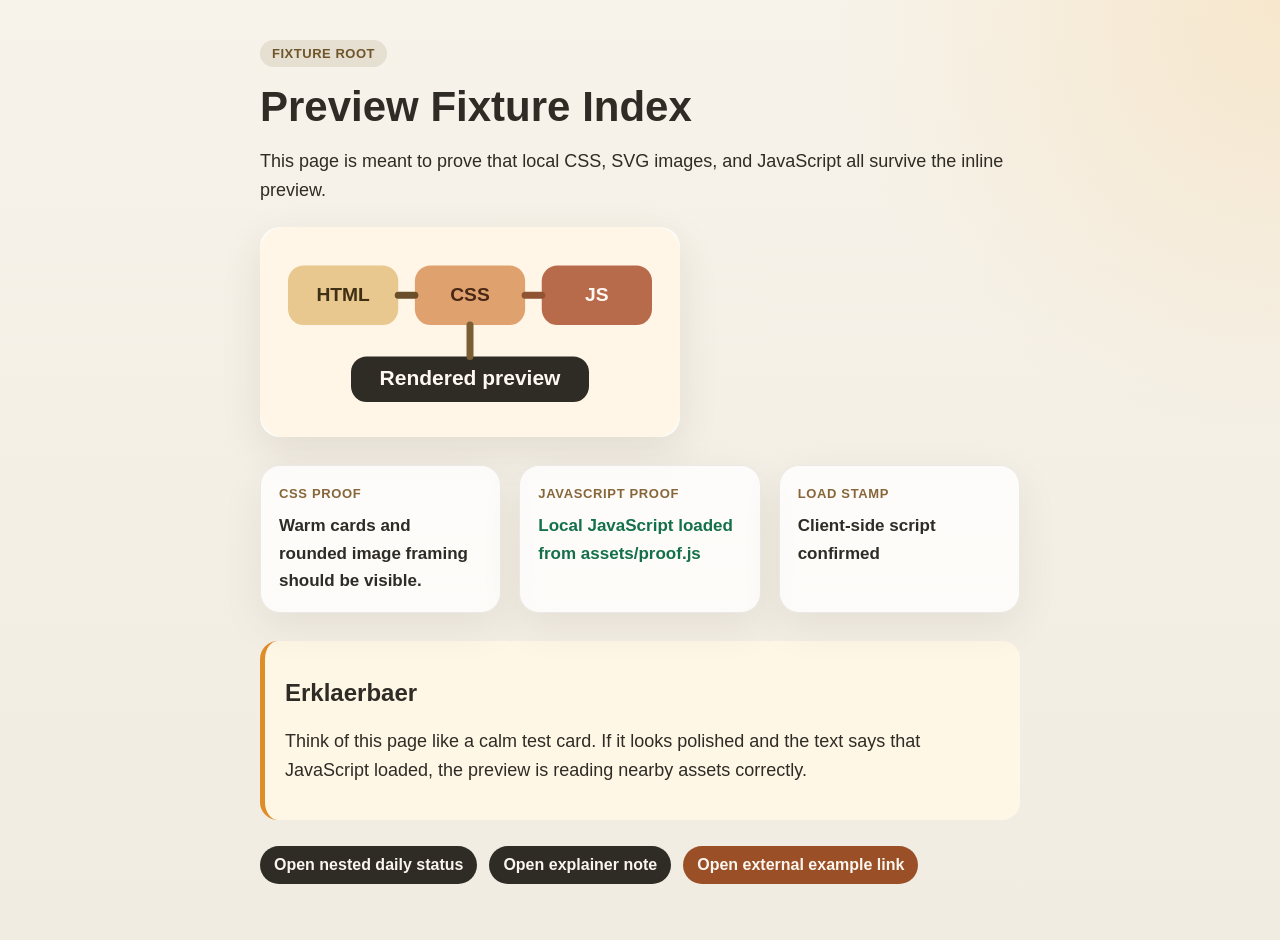
<file: Fixtures/PreviewManual/index.html>
<!doctype html>
<html lang="en">
  <head>
    <meta charset="utf-8">
    <meta name="viewport" content="width=device-width, initial-scale=1">
    <title>Preview Fixture Index</title>
    <link rel="stylesheet" href="assets/reader.css">
    <script src="assets/proof.js" defer></script>
  </head>
  <body>
    <main class="page-shell">
      <span class="eyebrow">Fixture Root</span>
      <h1>Preview Fixture Index</h1>
      <p>This page is meant to prove that local CSS, SVG images, and JavaScript all survive the inline preview.</p>

      <img class="hero-diagram" src="assets/diagram.svg" alt="Pipeline diagram showing HTML, CSS, JavaScript and a rendered preview">

      <section class="proof-grid">
        <article class="proof-card">
          <p class="proof-label">CSS proof</p>
          <p class="proof-value">Warm cards and rounded image framing should be visible.</p>
        </article>
        <article class="proof-card">
          <p class="proof-label">JavaScript proof</p>
          <p class="proof-value" id="script-proof">Waiting for local JavaScript...</p>
        </article>
        <article class="proof-card">
          <p class="proof-label">Load stamp</p>
          <p class="proof-value" id="loaded-at">Server-side HTML only</p>
        </article>
      </section>

      <section class="explainer">
        <h2>Erklaerbaer</h2>
        <p>Think of this page like a calm test card. If it looks polished and the text says that JavaScript loaded, the preview is reading nearby assets correctly.</p>
      </section>

      <nav class="action-links">
        <a href="daily/status.html">Open nested daily status</a>
        <a href="notes/explainer.html">Open explainer note</a>
        <a class="external-link" href="https://example.com">Open external example link</a>
      </nav>
    </main>
  </body>
</html>
</file>
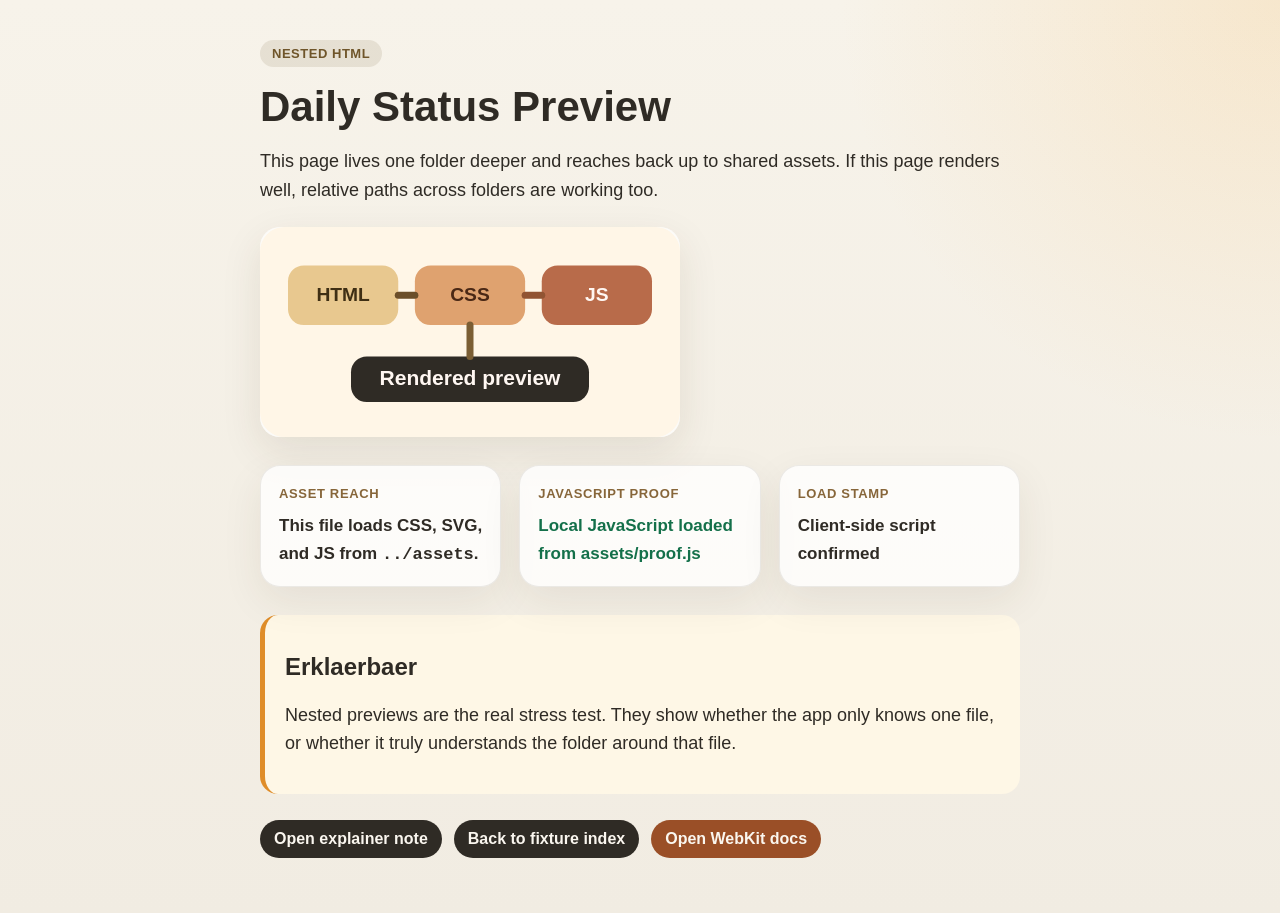
<file: Fixtures/PreviewManual/daily/status.html>
<!doctype html>
<html lang="en">
  <head>
    <meta charset="utf-8">
    <meta name="viewport" content="width=device-width, initial-scale=1">
    <title>Daily Status Preview</title>
    <link rel="stylesheet" href="../assets/reader.css">
    <script src="../assets/proof.js" defer></script>
  </head>
  <body>
    <main class="page-shell">
      <span class="eyebrow">Nested HTML</span>
      <h1>Daily Status Preview</h1>
      <p>This page lives one folder deeper and reaches back up to shared assets. If this page renders well, relative paths across folders are working too.</p>

      <img class="hero-diagram" src="../assets/diagram.svg" alt="Shared diagram loaded from a parent folder">

      <section class="proof-grid">
        <article class="proof-card">
          <p class="proof-label">Asset reach</p>
          <p class="proof-value">This file loads CSS, SVG, and JS from <code>../assets</code>.</p>
        </article>
        <article class="proof-card">
          <p class="proof-label">JavaScript proof</p>
          <p class="proof-value" id="script-proof">Waiting for nested script load...</p>
        </article>
        <article class="proof-card">
          <p class="proof-label">Load stamp</p>
          <p class="proof-value" id="loaded-at">Nested HTML only</p>
        </article>
      </section>

      <section class="explainer">
        <h2>Erklaerbaer</h2>
        <p>Nested previews are the real stress test. They show whether the app only knows one file, or whether it truly understands the folder around that file.</p>
      </section>

      <nav class="action-links">
        <a href="../notes/explainer.html">Open explainer note</a>
        <a href="../index.html">Back to fixture index</a>
        <a class="external-link" href="https://developer.apple.com/documentation/webkit">Open WebKit docs</a>
      </nav>
    </main>
  </body>
</html>
</file>
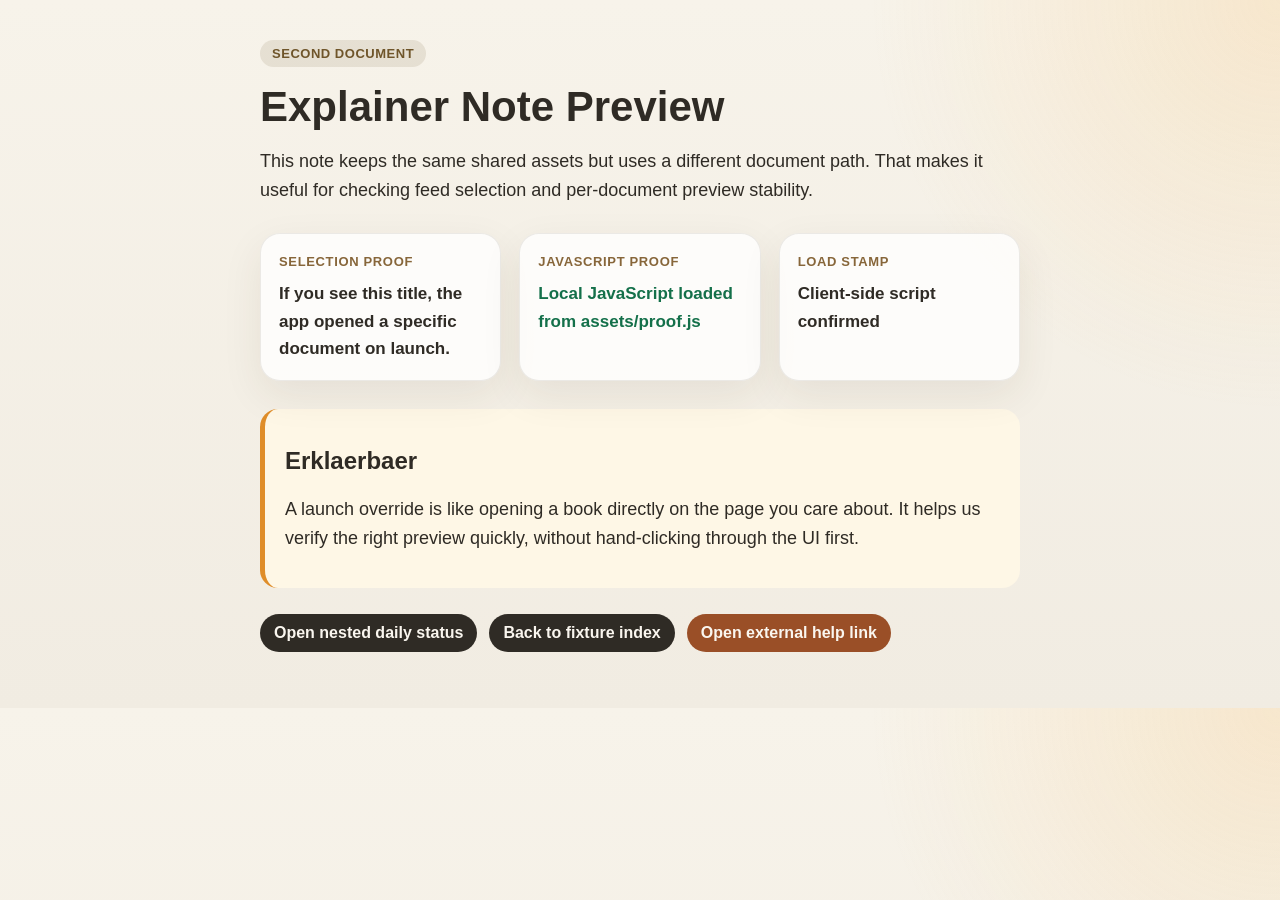
<file: Fixtures/PreviewManual/notes/explainer.html>
<!doctype html>
<html lang="en">
  <head>
    <meta charset="utf-8">
    <meta name="viewport" content="width=device-width, initial-scale=1">
    <title>Explainer Note Preview</title>
    <link rel="stylesheet" href="../assets/reader.css">
    <script src="../assets/proof.js" defer></script>
  </head>
  <body>
    <main class="page-shell">
      <span class="eyebrow">Second Document</span>
      <h1>Explainer Note Preview</h1>
      <p>This note keeps the same shared assets but uses a different document path. That makes it useful for checking feed selection and per-document preview stability.</p>

      <section class="proof-grid">
        <article class="proof-card">
          <p class="proof-label">Selection proof</p>
          <p class="proof-value">If you see this title, the app opened a specific document on launch.</p>
        </article>
        <article class="proof-card">
          <p class="proof-label">JavaScript proof</p>
          <p class="proof-value" id="script-proof">Waiting for launch override proof...</p>
        </article>
        <article class="proof-card">
          <p class="proof-label">Load stamp</p>
          <p class="proof-value" id="loaded-at">Waiting for client signal</p>
        </article>
      </section>

      <section class="explainer">
        <h2>Erklaerbaer</h2>
        <p>A launch override is like opening a book directly on the page you care about. It helps us verify the right preview quickly, without hand-clicking through the UI first.</p>
      </section>

      <nav class="action-links">
        <a href="../daily/status.html">Open nested daily status</a>
        <a href="../index.html">Back to fixture index</a>
        <a class="external-link" href="https://example.com/help">Open external help link</a>
      </nav>
    </main>
  </body>
</html>
</file>
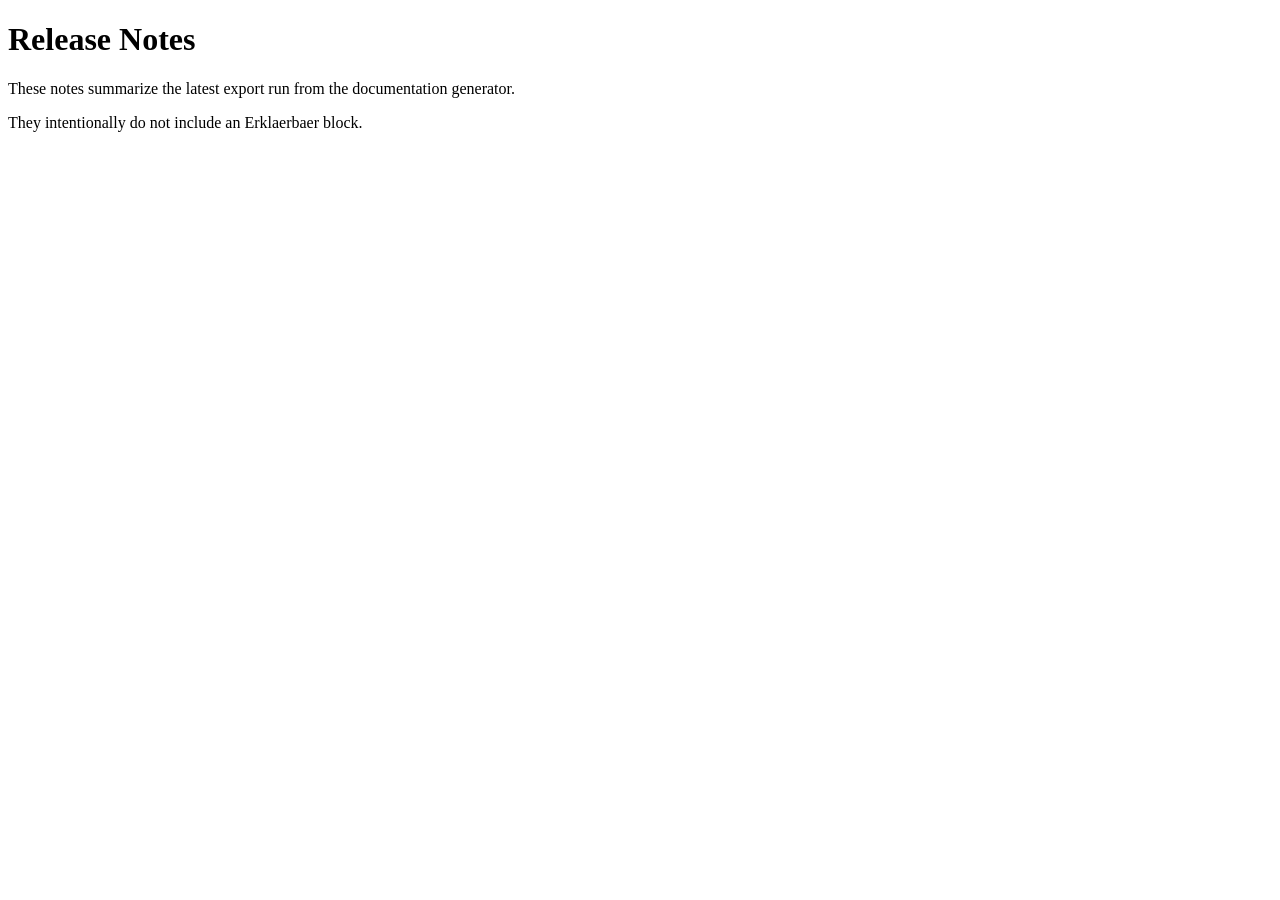
<file: Tests/DevDashboardFeedTests/Fixtures/plain-notes.html>
<!doctype html>
<html>
  <body>
    <h1>Release Notes</h1>
    <p>These notes summarize the latest export run from the documentation generator.</p>
    <p>They intentionally do not include an Erklaerbaer block.</p>
  </body>
</html>
</file>
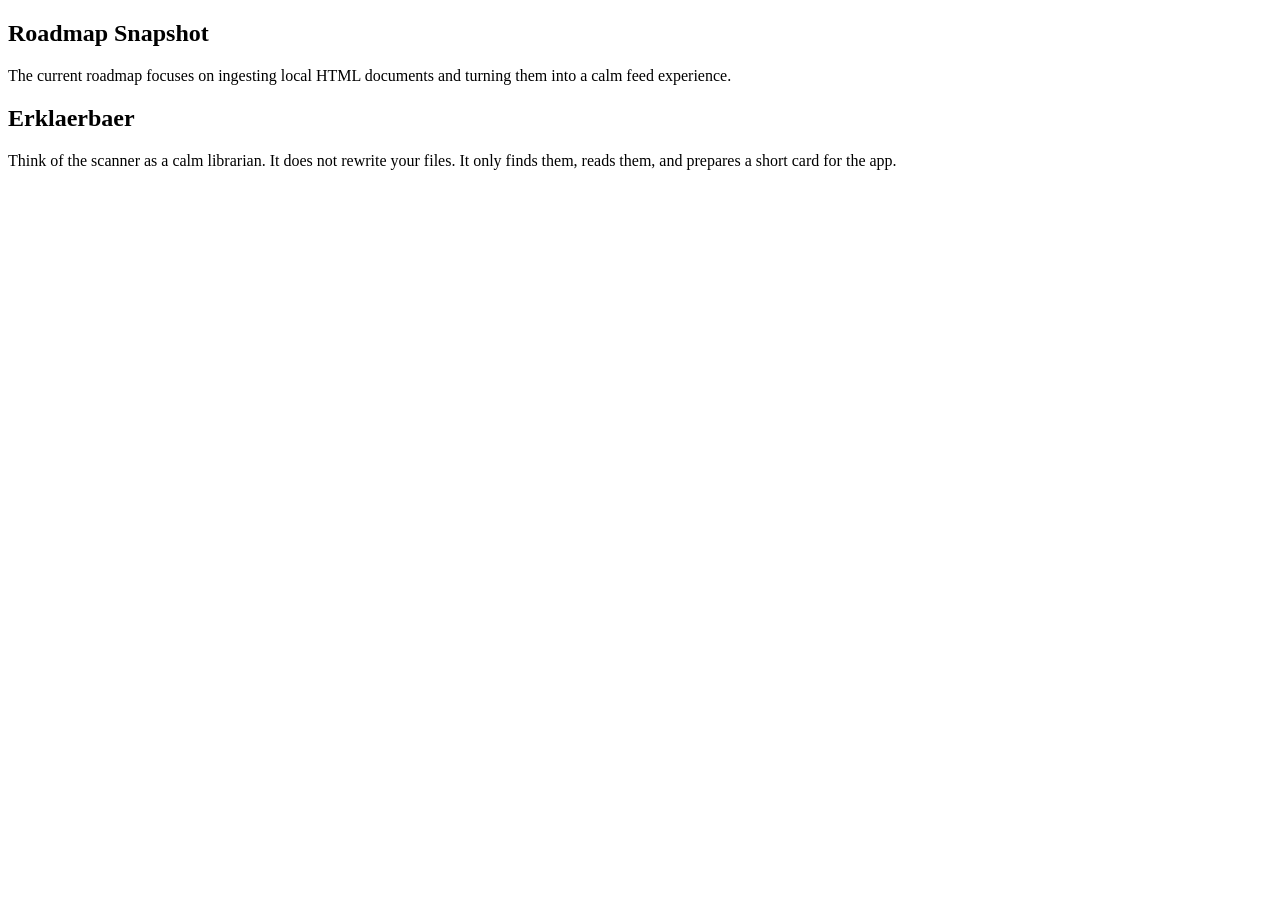
<file: Tests/DevDashboardFeedTests/Fixtures/nested/roadmap.html>
<!doctype html>
<html>
  <head>
    <title>Roadmap Snapshot</title>
  </head>
  <body>
    <article>
      <h1>Roadmap Snapshot</h1>
      <p>The current roadmap focuses on ingesting local HTML documents and turning them into a calm feed experience.</p>
      <section>
        <h2>Erklaerbaer</h2>
        <p>Think of the scanner as a calm librarian. It does not rewrite your files. It only finds them, reads them, and prepares a short card for the app.</p>
      </section>
    </article>
  </body>
</html>
</file>
<file: Fixtures/PreviewManual/assets/reader.css>
html {
  color-scheme: light;
}

body {
  margin: 0;
  font-family: "Avenir Next", "Helvetica Neue", sans-serif;
  background:
    radial-gradient(circle at top right, rgba(245, 188, 102, 0.22), transparent 28%),
    linear-gradient(180deg, #f7f3ea 0%, #f1ece2 100%);
  color: #2f2b25;
}

.page-shell {
  max-width: 760px;
  margin: 0 auto;
  padding: 40px 28px 56px;
}

.eyebrow {
  display: inline-block;
  padding: 6px 12px;
  border-radius: 999px;
  background: rgba(111, 85, 42, 0.12);
  color: #6f552a;
  font-size: 13px;
  font-weight: 700;
  letter-spacing: 0.04em;
  text-transform: uppercase;
}

h1 {
  margin: 18px 0 10px;
  font-size: 42px;
  line-height: 1.05;
}

p,
li {
  font-size: 18px;
  line-height: 1.6;
}

.proof-grid {
  display: grid;
  gap: 18px;
  grid-template-columns: repeat(auto-fit, minmax(220px, 1fr));
  margin: 28px 0;
}

.proof-card {
  padding: 18px;
  border-radius: 20px;
  background: rgba(255, 255, 255, 0.78);
  border: 1px solid rgba(61, 46, 24, 0.09);
  box-shadow: 0 14px 40px rgba(70, 51, 20, 0.08);
}

.proof-label {
  margin: 0 0 8px;
  font-size: 13px;
  font-weight: 700;
  text-transform: uppercase;
  letter-spacing: 0.05em;
  color: #87663a;
}

.proof-value {
  margin: 0;
  font-size: 17px;
  font-weight: 600;
}

.hero-diagram {
  width: min(100%, 420px);
  display: block;
  margin: 22px 0 12px;
  border-radius: 20px;
  background: rgba(255, 255, 255, 0.72);
  box-shadow: 0 14px 40px rgba(70, 51, 20, 0.1);
}

.explainer {
  margin: 26px 0;
  padding: 18px 20px;
  border-left: 5px solid #df8d29;
  border-radius: 18px;
  background: rgba(255, 248, 230, 0.92);
}

.action-links {
  display: flex;
  flex-wrap: wrap;
  gap: 12px;
  margin-top: 26px;
}

.action-links a {
  display: inline-flex;
  align-items: center;
  padding: 10px 14px;
  border-radius: 999px;
  background: #2f2b25;
  color: #faf6ef;
  text-decoration: none;
  font-weight: 600;
}

.action-links a.external-link {
  background: #9a4f27;
}

.js-ready .js-proof {
  color: #14704a;
}
</file>
